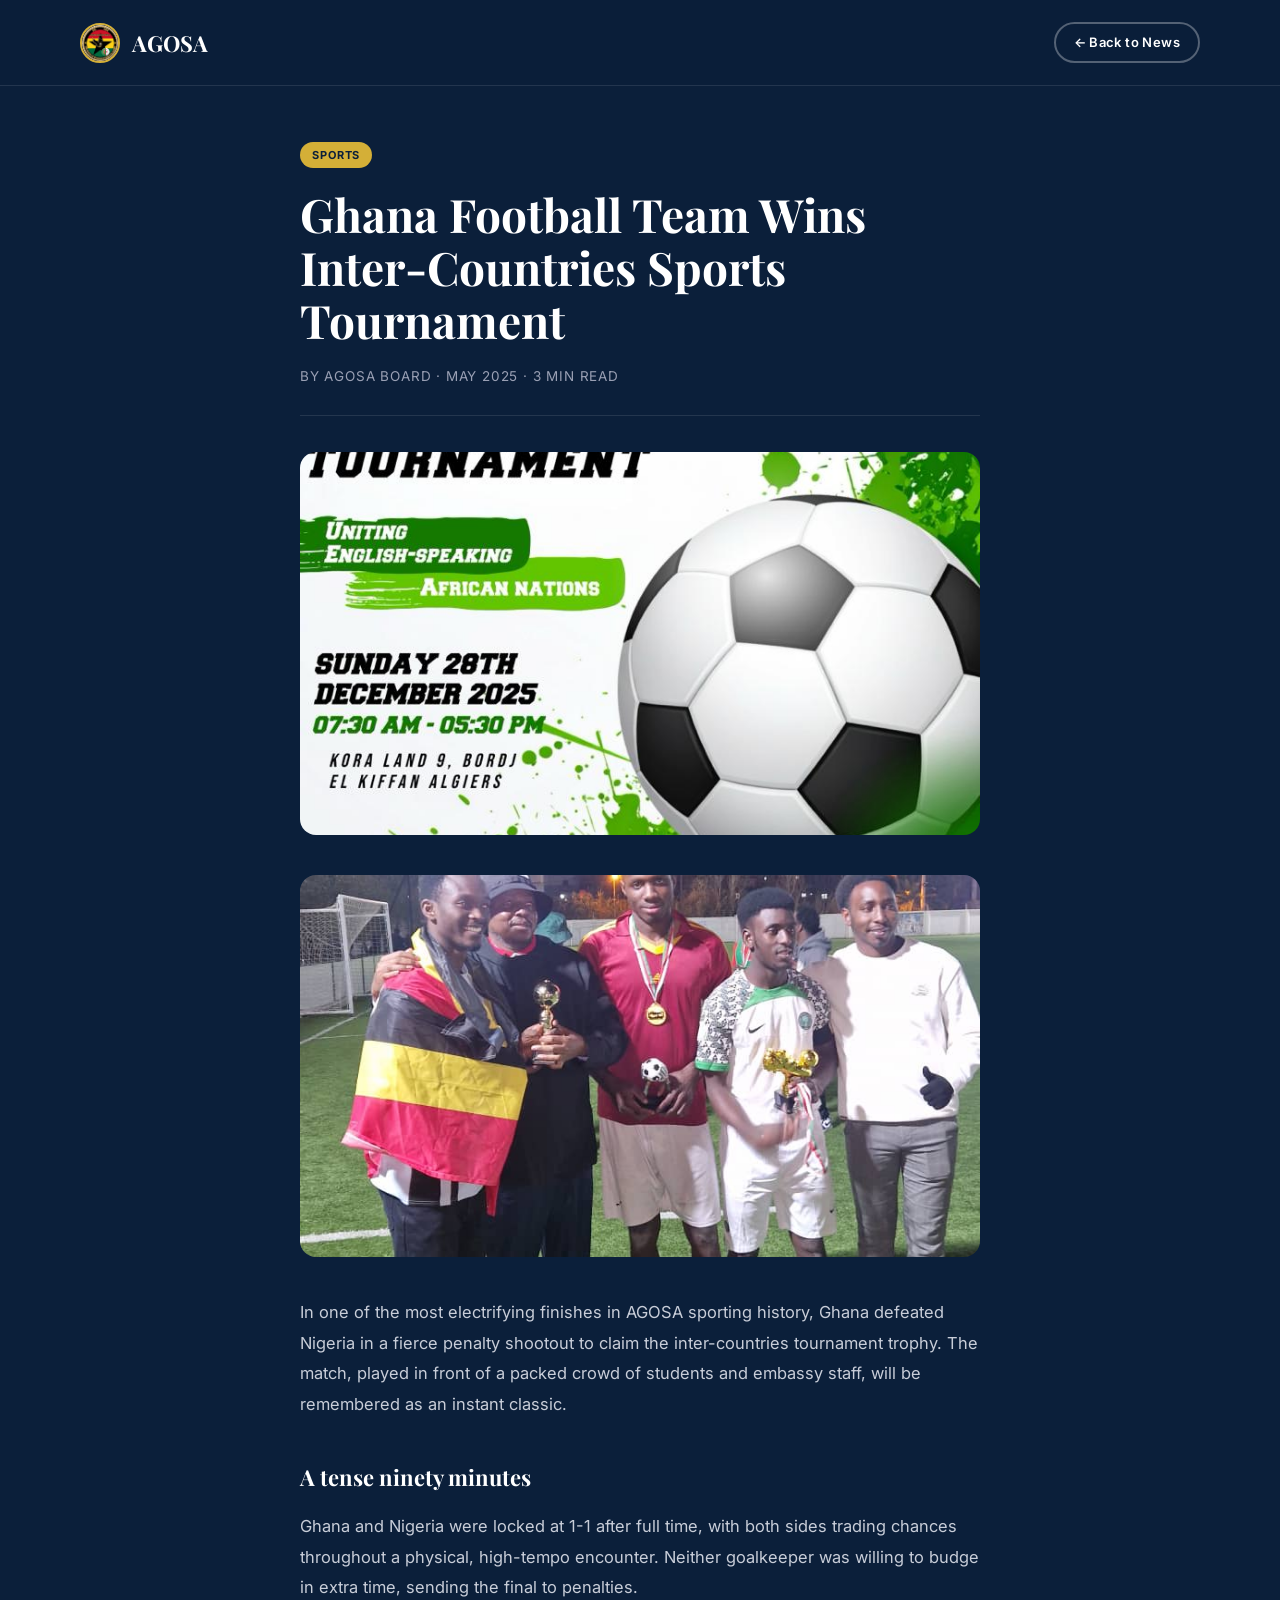
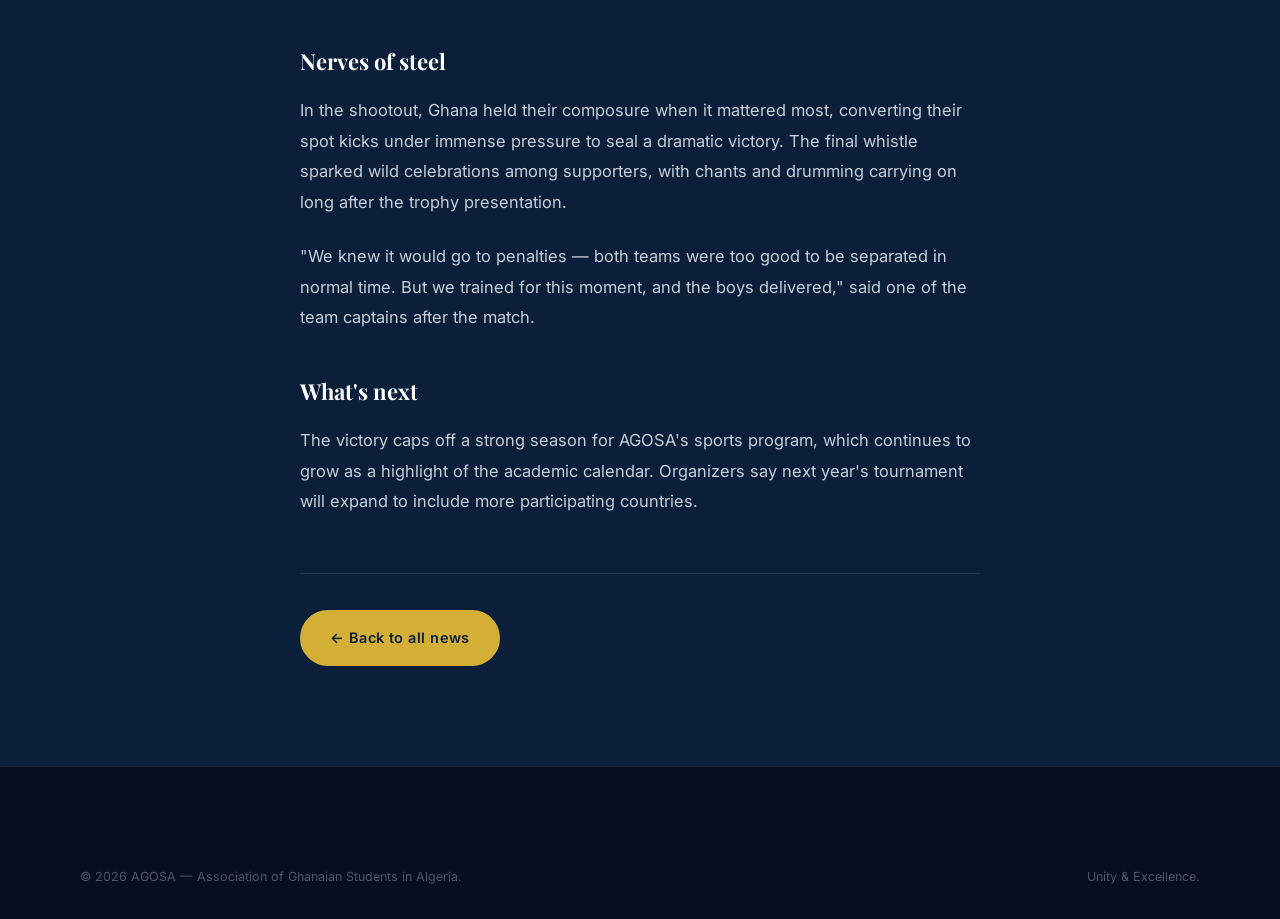
<file: article-football-cup.html>
<!DOCTYPE html>
<html lang="en">
<head>
<meta charset="UTF-8" />
<meta name="viewport" content="width=device-width, initial-scale=1.0" />
<title>Ghana Wins Inter-Countries Sports Tournament — AGOSA</title>
<link rel="stylesheet" href="style.css" />
<link rel="stylesheet" href="article.css" />
<link rel="preconnect" href="https://fonts.googleapis.com">
<link href="https://fonts.googleapis.com/css2?family=Playfair+Display:wght@400;700;900&family=Inter:wght@300;400;500;600;700&display=swap" rel="stylesheet">
</head>
<body class="article-body">

  <header class="header scrolled">
    <nav class="nav">
      <a href="index.html" class="nav-brand">
        <img src="logo.jpeg" alt="AGOSA" class="nav-logo" onerror="this.style.display='none'">
        <span class="nav-brand-text">AGOSA</span>
      </a>
      <a href="index.html#news" class="btn btn-outline btn-sm">← Back to News</a>
    </nav>
  </header>

  <article class="article-page">
    <div class="container article-container">
      <span class="news-cat article-cat">Sports</span>
      <h1 class="article-title">Ghana Football Team Wins Inter-Countries Sports Tournament</h1>
      <div class="article-meta">By AGOSA Board · May 2025 · 3 min read</div>
      
      <img src="agosa-football-tour.jpeg" alt="Training session" class="article-hero-img">
      <img src="agosa-ball-end1.jpeg" alt="Tournament final" class="article-hero-img">

      <div class="article-body-text">
        <p>In one of the most electrifying finishes in AGOSA sporting history, Ghana defeated Nigeria in a fierce penalty shootout to claim the inter-countries tournament trophy. The match, played in front of a packed crowd of students and embassy staff, will be remembered as an instant classic.</p>

        <h3>A tense ninety minutes</h3>
        <p>Ghana and Nigeria were locked at 1-1 after full time, with both sides trading chances throughout a physical, high-tempo encounter. Neither goalkeeper was willing to budge in extra time, sending the final to penalties.</p>

        <h3>Nerves of steel</h3>
        <p>In the shootout, Ghana held their composure when it mattered most, converting their spot kicks under immense pressure to seal a dramatic victory. The final whistle sparked wild celebrations among supporters, with chants and drumming carrying on long after the trophy presentation.</p>

        <p>"We knew it would go to penalties — both teams were too good to be separated in normal time. But we trained for this moment, and the boys delivered," said one of the team captains after the match.</p>

        <h3>What's next</h3>
        <p>The victory caps off a strong season for AGOSA's sports program, which continues to grow as a highlight of the academic calendar. Organizers say next year's tournament will expand to include more participating countries.</p>
      </div>

      <div class="article-footer-nav">
        <a href="index.html#news" class="btn btn-gold">← Back to all news</a>
      </div>
    </div>
  </article>

  <footer class="footer">
    <div class="container">
      <div class="footer-bottom">
        <span>© 2026 AGOSA — Association of Ghanaian Students in Algeria.</span>
        <span>Unity &amp; Excellence.</span>
      </div>
    </div>
  </footer>

</body>
</html>
</file>
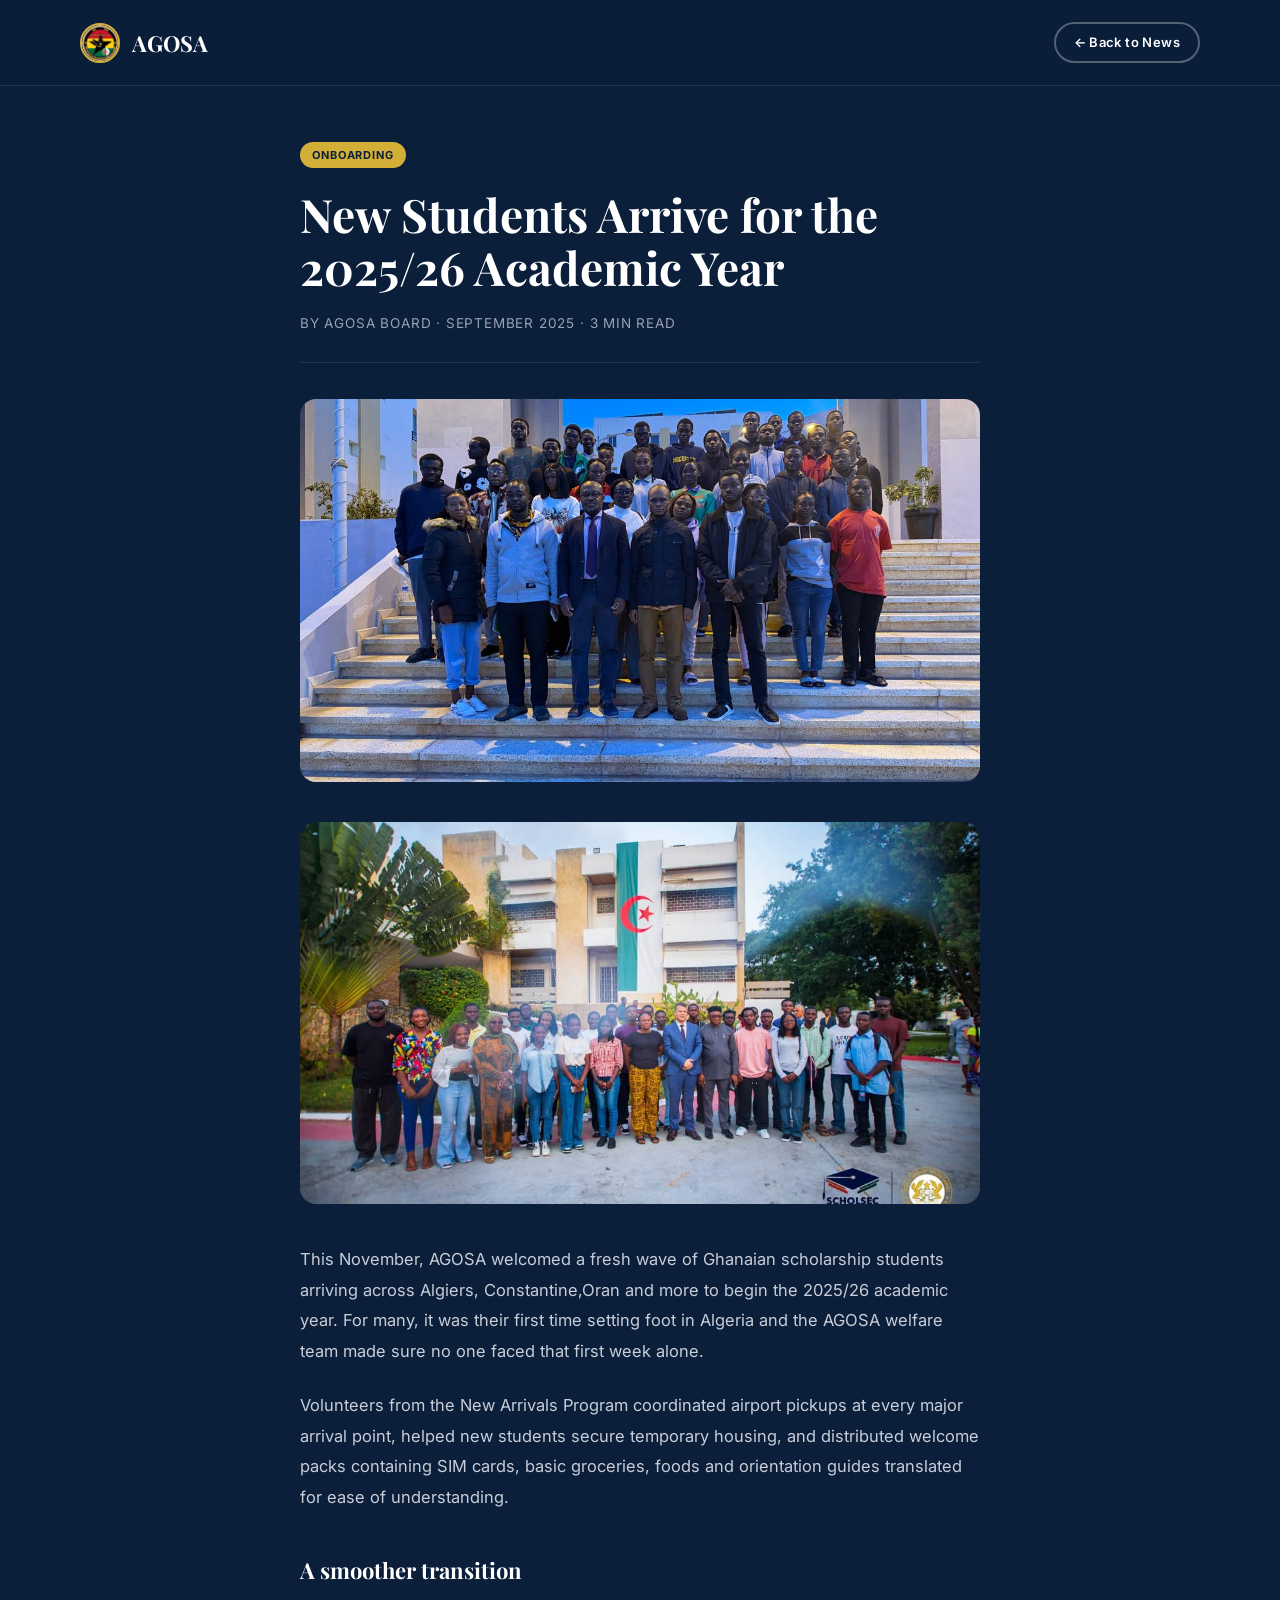
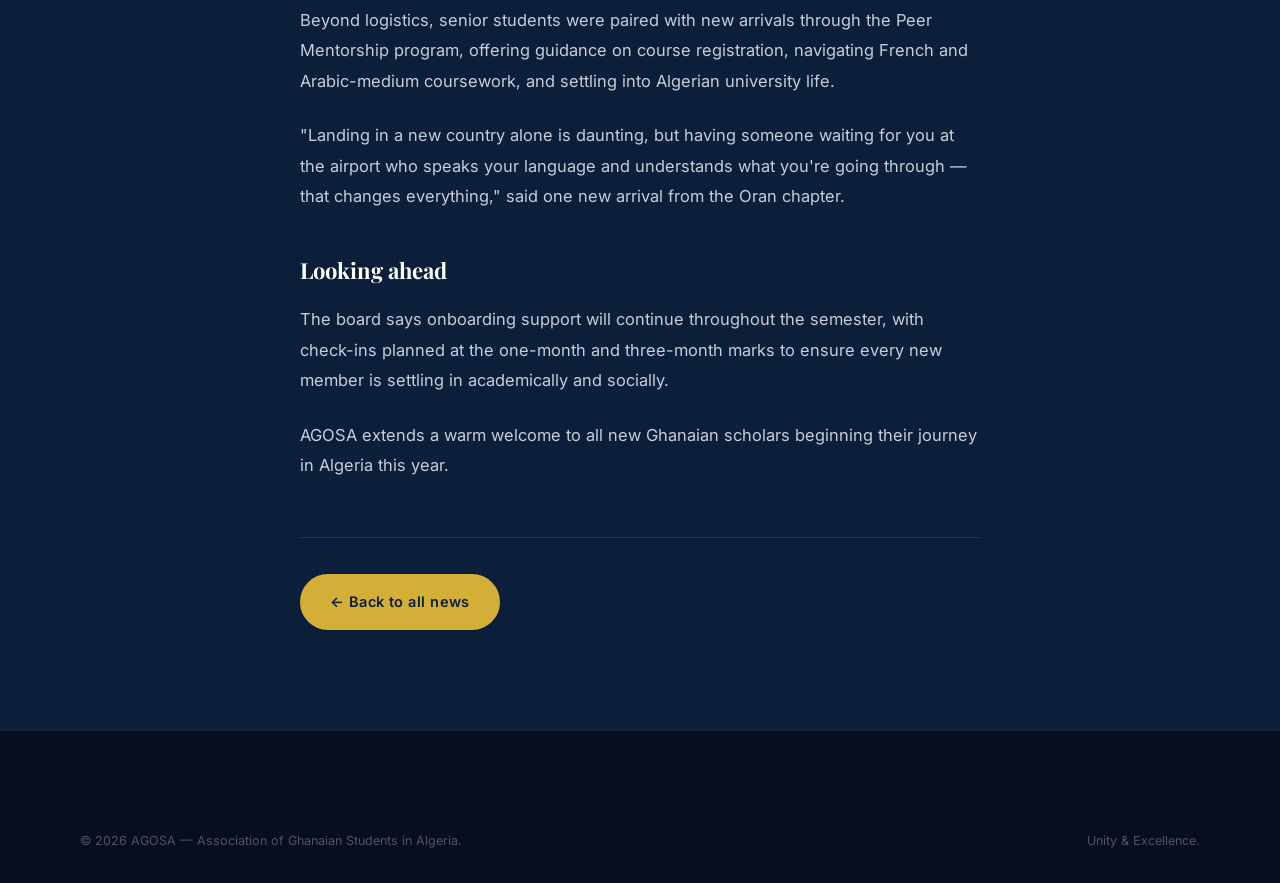
<file: article-new-arrivals.html>
<!DOCTYPE html>
<html lang="en">
<head>
<meta charset="UTF-8" />
<meta name="viewport" content="width=device-width, initial-scale=1.0" />
<title>New Students Arrive for the 2025/26 Academic Year — AGOSA</title>
<link rel="stylesheet" href="style.css" />
<link rel="stylesheet" href="article.css" />
<link rel="preconnect" href="https://fonts.googleapis.com">
<link href="https://fonts.googleapis.com/css2?family=Playfair+Display:wght@400;700;900&family=Inter:wght@300;400;500;600;700&display=swap" rel="stylesheet">
</head>
<body class="article-body">

  <header class="header scrolled">
    <nav class="nav">
      <a href="index.html" class="nav-brand">
        <img src="logo.jpeg" alt="AGOSA" class="nav-logo" onerror="this.style.display='none'">
        <span class="nav-brand-text">AGOSA</span>
      </a>
      <a href="index.html#news" class="btn btn-outline btn-sm">← Back to News</a>
    </nav>
  </header>

  <article class="article-page">
    <div class="container article-container">
      <span class="news-cat article-cat">Onboarding</span>
      <h1 class="article-title">New Students Arrive for the 2025/26 Academic Year</h1>
      <div class="article-meta">By AGOSA Board · September 2025 · 3 min read</div>

      <img src="stud at alg zera.jpeg" alt="New students arriving" class="article-hero-img">
      <img src="stud at alg emb gh.jpeg" alt="New students arriving" class="article-hero-img">

      <div class="article-body-text">
        <p>This November, AGOSA welcomed a fresh wave of Ghanaian scholarship students arriving across Algiers, Constantine,Oran and more to begin the 2025/26 academic year. For many, it was their first time setting foot in Algeria and the AGOSA welfare team made sure no one faced that first week alone.</p>

        <p>Volunteers from the New Arrivals Program coordinated airport pickups at every major arrival point, helped new students secure temporary housing, and distributed welcome packs containing SIM cards, basic groceries, foods  and orientation guides translated for ease of understanding.</p>

        <h3>A smoother transition</h3>
        <p>Beyond logistics, senior students were paired with new arrivals through the Peer Mentorship program, offering guidance on course registration, navigating French and Arabic-medium coursework, and settling into Algerian university life.</p>

        <p>"Landing in a new country alone is daunting, but having someone waiting for you at the airport who speaks your language and understands what you're going through — that changes everything," said one new arrival from the Oran chapter.</p>

        <h3>Looking ahead</h3>
        <p>The board says onboarding support will continue throughout the semester, with check-ins planned at the one-month and three-month marks to ensure every new member is settling in academically and socially.</p>

        <p>AGOSA extends a warm welcome to all new Ghanaian scholars beginning their journey in Algeria this year.</p>
      </div>

      <div class="article-footer-nav">
        <a href="index.html#news" class="btn btn-gold">← Back to all news</a>
      </div>
    </div>
  </article>

  <footer class="footer">
    <div class="container">
      <div class="footer-bottom">
        <span>© 2026 AGOSA — Association of Ghanaian Students in Algeria.</span>
        <span>Unity &amp; Excellence.</span>
      </div>
    </div>
  </footer>

</body>
</html>
</file>
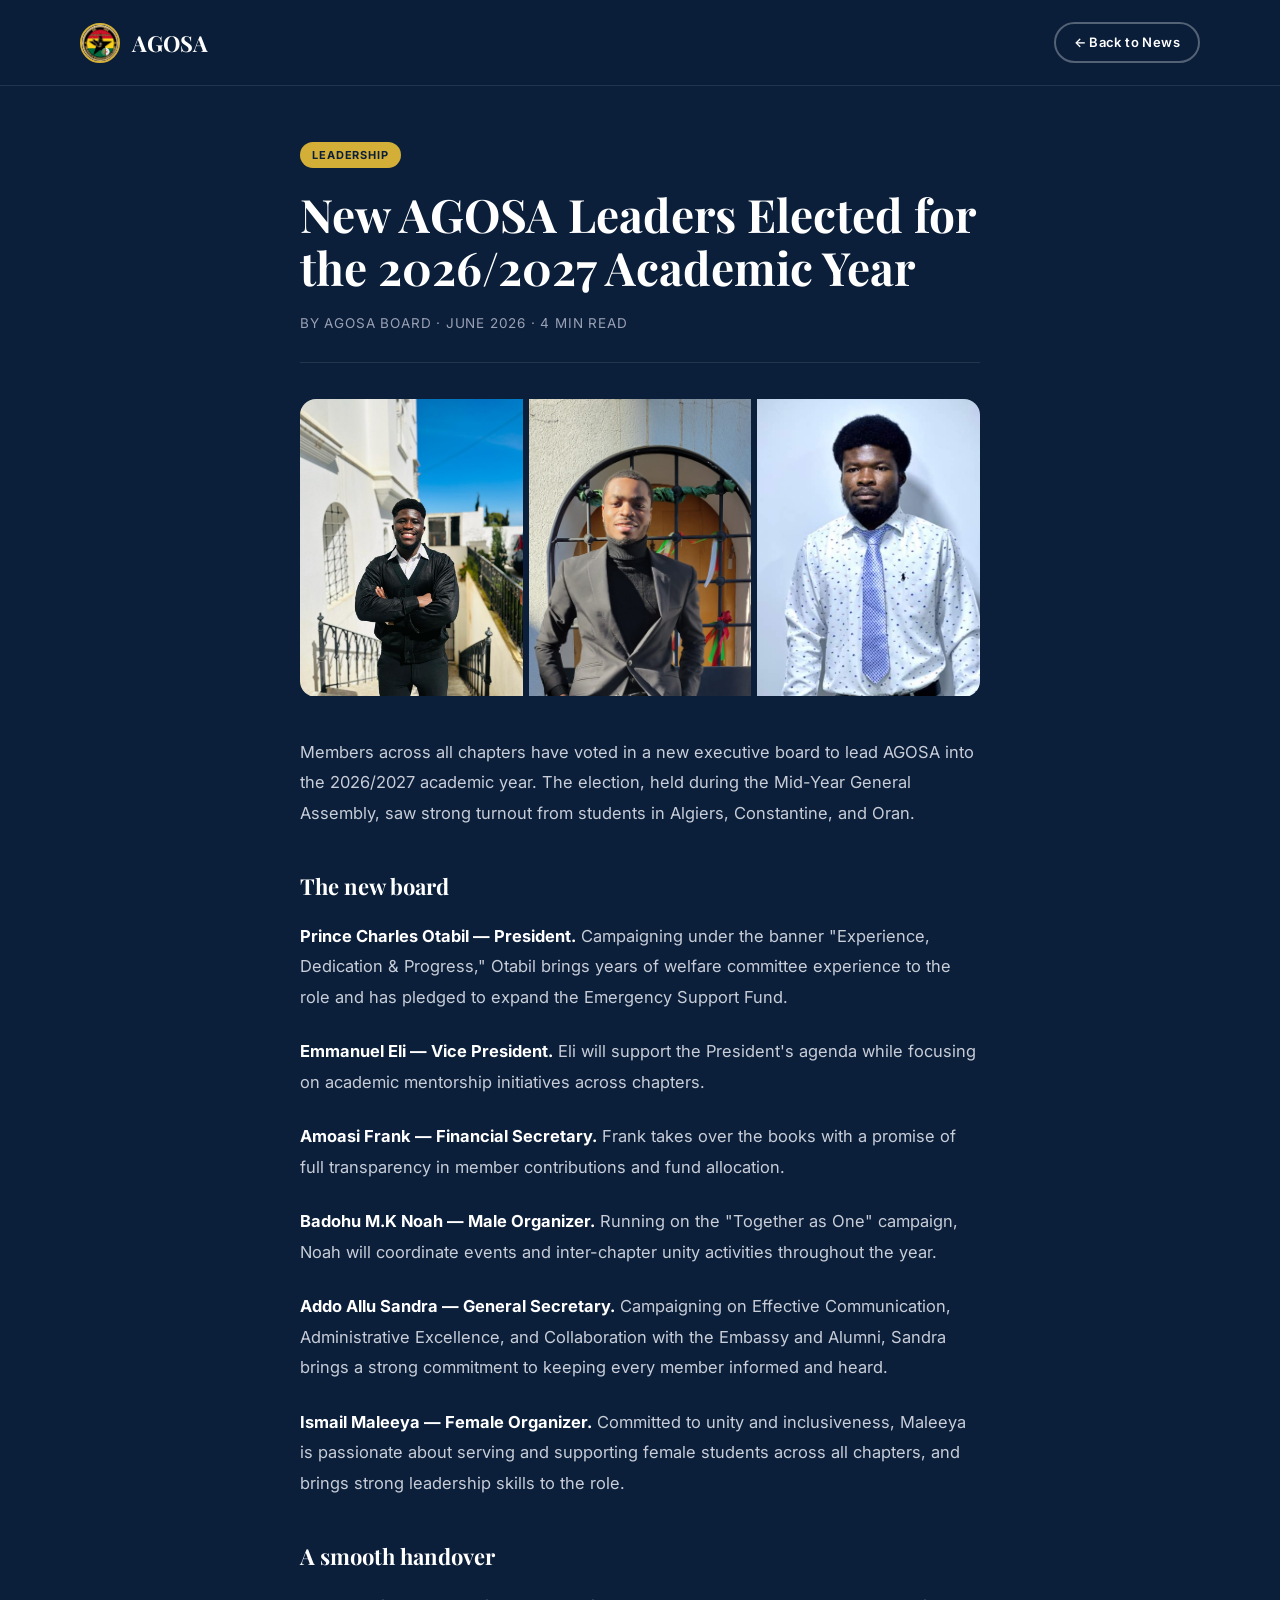
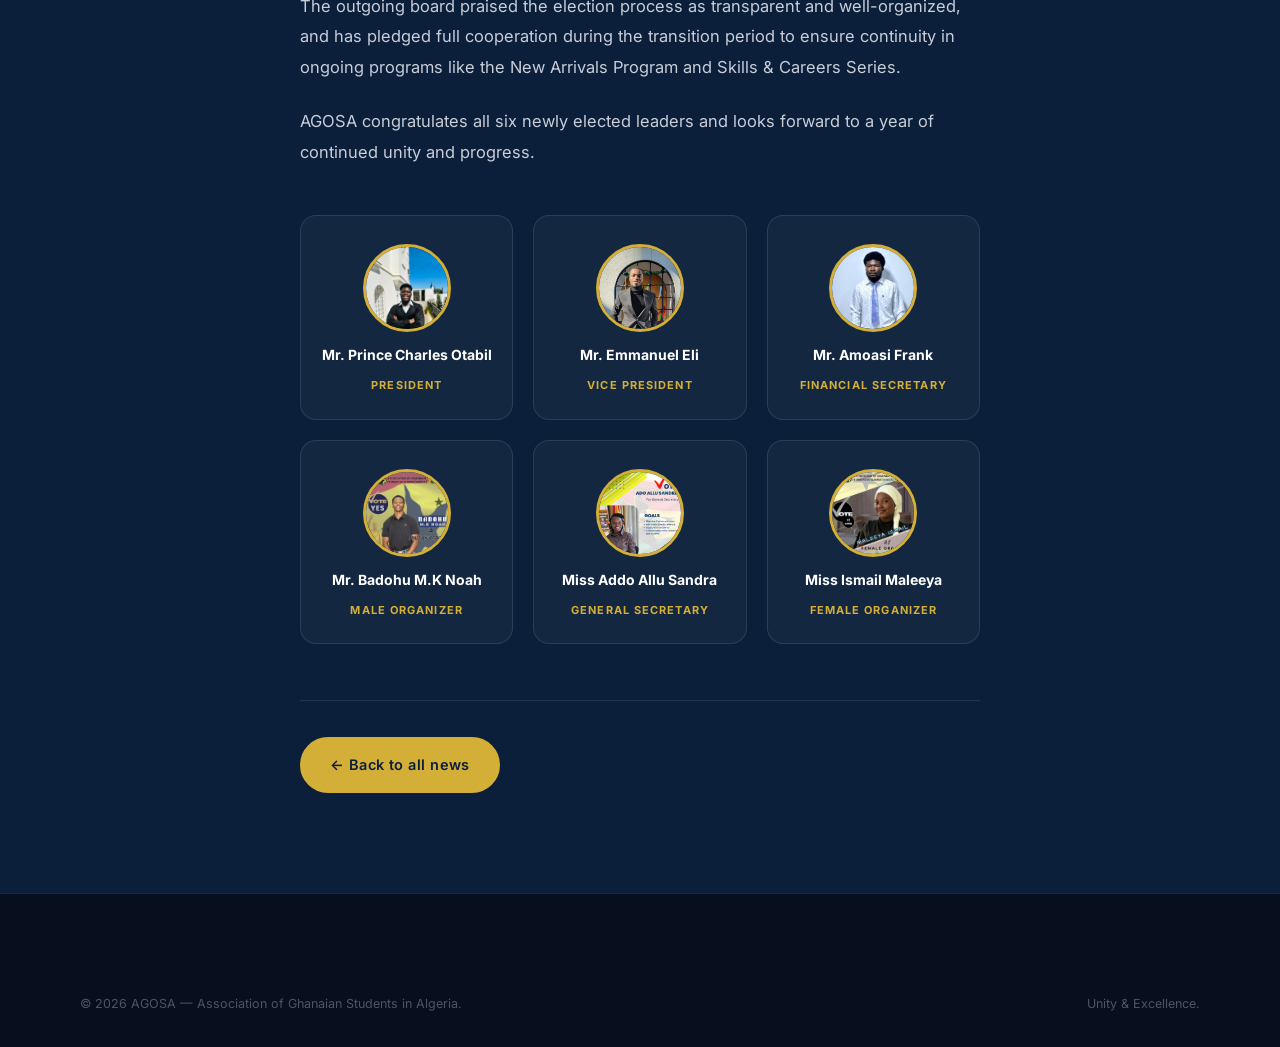
<file: article-new-leaders.html>
<!DOCTYPE html>
<html lang="en">
<head>
<meta charset="UTF-8" />
<meta name="viewport" content="width=device-width, initial-scale=1.0" />
<title>New AGOSA Leaders Elected for 2026/2027 — AGOSA</title>
<link rel="stylesheet" href="style.css" />
<link rel="stylesheet" href="article.css" />
<link rel="preconnect" href="https://fonts.googleapis.com">
<link href="https://fonts.googleapis.com/css2?family=Playfair+Display:wght@400;700;900&family=Inter:wght@300;400;500;600;700&display=swap" rel="stylesheet">
</head>
<body class="article-body">

  <header class="header scrolled">
    <nav class="nav">
      <a href="index.html" class="nav-brand">
        <img src="logo.jpeg" alt="AGOSA" class="nav-logo" onerror="this.style.display='none'">
        <span class="nav-brand-text">AGOSA</span>
      </a>
      <a href="index.html#news" class="btn btn-outline btn-sm">← Back to News</a>
    </nav>
  </header>

  <article class="article-page">
    <div class="container article-container">
      <span class="news-cat article-cat">Leadership</span>
      <h1 class="article-title">New AGOSA Leaders Elected for the 2026/2027 Academic Year</h1>
      <div class="article-meta">By AGOSA Board · June 2026 · 4 min read</div>

      <!-- 6-photo collage: 3 columns × 2 rows -->
      <div class="article-hero-collage article-hero-collage-6">
        <img src="agosa-pres-OT.jpeg" alt="President">
        <img src="agosa-vp-eli.jpeg" alt="Vice President">
        <img src="agosafinsec-freeman.png" alt="Financial Secretary">
        <img src="orga-noah.jpeg" alt="Male Organizer">
        <img src="agosa-sec-sandra.jpeg" alt="General Secretary">
        <img src="agosa-femorg-isma.jpeg" alt="Female Organizer">
      </div>

      <div class="article-body-text">
        <p>Members across all chapters have voted in a new executive board to lead AGOSA into the 2026/2027 academic year. The election, held during the Mid-Year General Assembly, saw strong turnout from students in Algiers, Constantine, and Oran.</p>

        <h3>The new board</h3>
        <p><strong>Prince Charles Otabil — President.</strong> Campaigning under the banner "Experience, Dedication &amp; Progress," Otabil brings years of welfare committee experience to the role and has pledged to expand the Emergency Support Fund.</p>

        <p><strong>Emmanuel Eli — Vice President.</strong> Eli will support the President's agenda while focusing on academic mentorship initiatives across chapters.</p>

        <p><strong>Amoasi Frank — Financial Secretary.</strong> Frank takes over the books with a promise of full transparency in member contributions and fund allocation.</p>

        <p><strong>Badohu M.K Noah — Male Organizer.</strong> Running on the "Together as One" campaign, Noah will coordinate events and inter-chapter unity activities throughout the year.</p>

        <p><strong>Addo Allu Sandra — General Secretary.</strong> Campaigning on Effective Communication, Administrative Excellence, and Collaboration with the Embassy and Alumni, Sandra brings a strong commitment to keeping every member informed and heard.</p>

        <p><strong>Ismail Maleeya — Female Organizer.</strong> Committed to unity and inclusiveness, Maleeya is passionate about serving and supporting female students across all chapters, and brings strong leadership skills to the role.</p>

        <h3>A smooth handover</h3>
        <p>The outgoing board praised the election process as transparent and well-organized, and has pledged full cooperation during the transition period to ensure continuity in ongoing programs like the New Arrivals Program and Skills &amp; Careers Series.</p>

        <p>AGOSA congratulates all six newly elected leaders and looks forward to a year of continued unity and progress.</p>
      </div>

      <!-- Leader profile cards -->
      <div class="article-board-grid">
        <div class="article-board-card">
          <img src="agosa-pres-OT.jpeg" alt="President">
          <h4>Mr. Prince Charles Otabil</h4>
          <span>President</span>
        </div>
        <div class="article-board-card">
          <img src="agosa-vp-eli.jpeg" alt="Vice President">
          <h4>Mr. Emmanuel Eli</h4>
          <span>Vice President</span>
        </div>
        <div class="article-board-card">
          <img src="agosafinsec-freeman.png" alt="Financial Secretary">
          <h4>Mr. Amoasi Frank</h4>
          <span>Financial Secretary</span>
        </div>
        <div class="article-board-card">
          <img src="orga-noah.jpeg" alt="Male Organizer">
          <h4>Mr. Badohu M.K Noah</h4>
          <span>Male Organizer</span>
        </div>
        <div class="article-board-card">
          <img src="agosa-sec-sandra.jpeg" alt="General Secretary">
          <h4>Miss Addo Allu Sandra</h4>
          <span>General Secretary</span>
        </div>
        <div class="article-board-card">
          <img src="agosa-femorg-isma.jpeg" alt="Female Organizer">
          <h4>Miss Ismail Maleeya</h4>
          <span>Female Organizer</span>
        </div>
      </div>

      <div class="article-footer-nav">
        <a href="index.html#news" class="btn btn-gold">← Back to all news</a>
      </div>
    </div>
  </article>

  <footer class="footer">
    <div class="container">
      <div class="footer-bottom">
        <span>© 2026 AGOSA — Association of Ghanaian Students in Algeria.</span>
        <span>Unity &amp; Excellence.</span>
      </div>
    </div>
  </footer>

</body>
</html>
</file>
<file: style.css>
/* ============================================================
   AGOSA — Premium Dark Navy & Gold Theme
   ============================================================ */

:root {
  --navy:       #0B1F3A;
  --navy-mid:   #112847;
  --navy-light: #1a3560;
  --gold:       #D4AF37;
  --gold-light: #F0CC5A;
  --gold-glow:  rgba(212,175,55,0.18);
  --white:      #FFFFFF;
  --gray:       #9aa0b4;
  --gray-light: #c8cdd8;
  --glass-bg:   rgba(255,255,255,0.04);
  --glass-border: rgba(255,255,255,0.10);
  --red:        #c0392b;
  --blue:       #2980b9;

  --display: 'Playfair Display', Georgia, serif;
  --body:    'Inter', 'Segoe UI', Arial, sans-serif;

  --max: 1200px;
  --radius-sm: 8px;
  --radius:    16px;
  --radius-lg: 24px;

  --transition: 0.35s cubic-bezier(0.4,0,0.2,1);
}

*, *::before, *::after { margin:0; padding:0; box-sizing:border-box; }

html { scroll-behavior: smooth; }

body {
  background: var(--navy);
  color: var(--white);
  font-family: var(--body);
  line-height: 1.65;
  -webkit-font-smoothing: antialiased;
  overflow-x: hidden;
}

a { color: inherit; text-decoration: none; }
img { max-width: 100%; display: block; }

.container {
  max-width: var(--max);
  margin: 0 auto;
  padding: 0 40px;
}

/* ── Cursor glow ── */
.cursor-glow {
  position: fixed;
  width: 400px;
  height: 400px;
  border-radius: 50%;
  background: radial-gradient(circle, rgba(212,175,55,0.07) 0%, transparent 70%);
  pointer-events: none;
  transform: translate(-50%, -50%);
  transition: left 0.1s, top 0.1s;
  z-index: 0;
  mix-blend-mode: screen;
}

/* ── Particles canvas ── */
.particles-canvas {
  position: fixed;
  inset: 0;
  pointer-events: none;
  z-index: 0;
  opacity: 0.4;
}

/* ── Glass cards ── */
.glass-card {
  background: var(--glass-bg);
  border: 1px solid var(--glass-border);
  backdrop-filter: blur(12px);
  -webkit-backdrop-filter: blur(12px);
  border-radius: var(--radius);
  transition: border-color var(--transition), transform var(--transition), box-shadow var(--transition);
}
.glass-card:hover {
  border-color: rgba(212,175,55,0.35);
  transform: translateY(-4px);
  box-shadow: 0 20px 60px rgba(0,0,0,0.4), 0 0 0 1px rgba(212,175,55,0.1);
}

/* ── Buttons ── */
.btn {
  display: inline-flex;
  align-items: center;
  gap: 8px;
  padding: 14px 28px;
  font-family: var(--body);
  font-weight: 600;
  font-size: 14.5px;
  letter-spacing: 0.03em;
  border-radius: 50px;
  border: 2px solid transparent;
  cursor: pointer;
  transition: all var(--transition);
  position: relative;
  overflow: hidden;
}
.btn-gold {
  background: var(--gold);
  color: var(--navy);
  border-color: var(--gold);
}
.btn-gold:hover {
  background: var(--gold-light);
  box-shadow: 0 8px 30px rgba(212,175,55,0.4);
  transform: translateY(-2px);
}
.btn-outline {
  background: transparent;
  color: var(--white);
  border-color: rgba(255,255,255,0.3);
}
.btn-outline:hover {
  border-color: var(--gold);
  color: var(--gold);
  transform: translateY(-2px);
}
.btn-sm {
  padding: 9px 18px;
  font-size: 13px;
}

/* ── Scroll reveal ── */
.fade-up {
  opacity: 0;
  transform: translateY(40px);
  transition: opacity 0.7s ease, transform 0.7s ease;
}
.fade-up.visible {
  opacity: 1;
  transform: translateY(0);
}
.delay-1 { transition-delay: 0.1s; }
.delay-2 { transition-delay: 0.2s; }
.delay-3 { transition-delay: 0.3s; }
.delay-4 { transition-delay: 0.4s; }

/* ── Section scaffold ── */
.section { padding: 110px 0; position: relative; z-index: 1; }

.section-label {
  font-family: var(--body);
  font-size: 12px;
  font-weight: 700;
  letter-spacing: 0.2em;
  text-transform: uppercase;
  color: var(--gold);
  margin-bottom: 16px;
}
.section-title {
  font-family: var(--display);
  font-size: clamp(34px, 4.5vw, 58px);
  font-weight: 700;
  line-height: 1.1;
  margin-bottom: 24px;
  color: var(--white);
}
.section-title em {
  font-style: normal;
  color: var(--gold);
}
.section-sub {
  font-size: 17px;
  color: var(--gray);
  max-width: 560px;
  margin-bottom: 56px;
}

/* ============================================================
   HEADER / NAV
   ============================================================ */
.header {
  position: fixed;
  top: 0; left: 0; right: 0;
  z-index: 100;
  transition: background var(--transition), backdrop-filter var(--transition);
}
.header.scrolled {
  background: rgba(11,31,58,0.92);
  backdrop-filter: blur(20px);
  -webkit-backdrop-filter: blur(20px);
  border-bottom: 1px solid var(--glass-border);
}
.nav {
  display: flex;
  align-items: center;
  justify-content: space-between;
  padding: 22px 40px;
  max-width: var(--max);
  margin: 0 auto;
}
.nav-brand {
  display: flex;
  align-items: center;
  gap: 12px;
  font-family: var(--display);
  font-size: 22px;
  font-weight: 700;
  color: var(--white);
}
.nav-logo {
  width: 40px; height: 40px;
  border-radius: 50%;
  object-fit: cover;
  border: 2px solid var(--gold);
}
.nav-links {
  display: flex;
  list-style: none;
  gap: 32px;
}
.nav-links a {
  font-size: 14px;
  font-weight: 500;
  color: var(--gray-light);
  position: relative;
  transition: color var(--transition);
}
.nav-links a::after {
  content: '';
  position: absolute;
  bottom: -4px; left: 0; right: 0;
  height: 2px;
  background: var(--gold);
  transform: scaleX(0);
  transform-origin: left;
  transition: transform var(--transition);
}
.nav-links a:hover, .nav-links a.active {
  color: var(--white);
}
.nav-links a:hover::after, .nav-links a.active::after {
  transform: scaleX(1);
}
.nav-donate {
  background: var(--gold);
  color: var(--navy);
  font-weight: 700;
  font-size: 13.5px;
  padding: 10px 22px;
  border-radius: 50px;
  transition: all var(--transition);
}
.nav-donate:hover {
  background: var(--gold-light);
  box-shadow: 0 4px 20px rgba(212,175,55,0.4);
}
.hamburger {
  display: none;
  flex-direction: column;
  gap: 5px;
  background: none;
  border: none;
  cursor: pointer;
  padding: 6px;
}
.hamburger span {
  display: block;
  width: 26px; height: 2px;
  background: var(--white);
  border-radius: 2px;
  transition: all var(--transition);
}
.hamburger.open span:nth-child(1) { transform: translateY(7px) rotate(45deg); }
.hamburger.open span:nth-child(2) { opacity: 0; }
.hamburger.open span:nth-child(3) { transform: translateY(-7px) rotate(-45deg); }

.mobile-menu {
  display: none;
  flex-direction: column;
  background: rgba(11,31,58,0.98);
  backdrop-filter: blur(20px);
  padding: 20px 40px 30px;
  border-bottom: 1px solid var(--glass-border);
}
.mobile-menu.open { display: flex; }
.mobile-menu ul { list-style: none; display: flex; flex-direction: column; gap: 16px; }
.mobile-menu a { font-size: 16px; font-weight: 500; color: var(--gray-light); }
.mobile-menu a:hover { color: var(--gold); }

/* ============================================================
   HERO
   ============================================================ */
.hero {
  min-height: 100vh;
  display: flex;
  align-items: center;
  position: relative;
  overflow: hidden;
  padding-top: 90px;
}
.hero-bg-shapes {
  position: absolute;
  inset: 0;
  pointer-events: none;
  z-index: 0;
}
.shape {
  position: absolute;
  border-radius: 50%;
  filter: blur(80px);
  opacity: 0.18;
  animation: floatShape 8s ease-in-out infinite;
}
.shape-1 {
  width: 500px; height: 500px;
  background: var(--gold);
  top: -100px; right: -100px;
  animation-duration: 9s;
}
.shape-2 {
  width: 350px; height: 350px;
  background: #2059a0;
  bottom: 50px; left: -80px;
  animation-duration: 7s;
  animation-delay: -2s;
}
.shape-3 {
  width: 250px; height: 250px;
  background: var(--gold);
  bottom: 200px; right: 30%;
  animation-duration: 11s;
  animation-delay: -4s;
  opacity: 0.08;
}
@keyframes floatShape {
  0%, 100% { transform: translate(0, 0) scale(1); }
  50% { transform: translate(30px, -30px) scale(1.05); }
}

.hero-inner {
  position: relative;
  z-index: 2;
  display: grid;
  grid-template-columns: 1fr;
  gap: 64px;
  padding-top: 40px;
  padding-bottom: 80px;
}
.hero-eyebrow {
  display: flex;
  align-items: center;
  gap: 10px;
  font-size: 12.5px;
  letter-spacing: 0.18em;
  text-transform: uppercase;
  color: var(--gold);
  margin-bottom: 24px;
  font-weight: 600;
}
.pulse-dot {
  width: 8px; height: 8px;
  border-radius: 50%;
  background: var(--gold);
  box-shadow: 0 0 0 0 rgba(212,175,55,0.7);
  animation: pulse 2s infinite;
}
@keyframes pulse {
  0% { box-shadow: 0 0 0 0 rgba(212,175,55,0.7); }
  70% { box-shadow: 0 0 0 12px rgba(212,175,55,0); }
  100% { box-shadow: 0 0 0 0 rgba(212,175,55,0); }
}
.hero-title {
  font-family: var(--display);
  font-size: clamp(48px, 7vw, 90px);
  font-weight: 900;
  line-height: 1.02;
  letter-spacing: -0.01em;
  margin-bottom: 24px;
}
.hero-title em {
  font-style: normal;
  color: var(--gold);
  text-shadow: 0 0 60px rgba(212,175,55,0.3);
}
.hero-sub {
  font-size: 18px;
  color: var(--gray);
  max-width: 540px;
  margin-bottom: 40px;
  line-height: 1.7;
}
.hero-actions {
  display: flex;
  gap: 16px;
  flex-wrap: wrap;
}
.hero-stats {
  display: grid;
  grid-template-columns: repeat(4, 1fr);
  gap: 20px;
}
.stat-card {
  background: var(--glass-bg);
  border: 1px solid var(--glass-border);
  border-radius: var(--radius);
  padding: 28px 20px;
  text-align: center;
  transition: border-color var(--transition);
}
.stat-card:hover { border-color: rgba(212,175,55,0.4); }
.stat-card strong {
  display: block;
  font-family: var(--display);
  font-size: 42px;
  font-weight: 700;
  color: var(--gold);
  line-height: 1;
  margin-bottom: 8px;
}
.stat-card span {
  font-size: 12px;
  color: var(--gray);
  text-transform: uppercase;
  letter-spacing: 0.1em;
  font-weight: 600;
}
.hero-scroll-hint {
  position: absolute;
  bottom: 36px;
  left: 50%;
  transform: translateX(-50%);
  display: flex;
  flex-direction: column;
  align-items: center;
  gap: 10px;
  font-size: 11px;
  letter-spacing: 0.15em;
  text-transform: uppercase;
  color: var(--gray);
  z-index: 2;
}
.scroll-line {
  width: 1px;
  height: 40px;
  background: linear-gradient(to bottom, var(--gold), transparent);
  animation: scrollPulse 2s ease-in-out infinite;
}
@keyframes scrollPulse {
  0%, 100% { opacity: 0.4; transform: scaleY(1); }
  50% { opacity: 1; transform: scaleY(1.2); }
}

/* ============================================================
   ABOUT
   ============================================================ */
.about {
  background: var(--navy-mid);
}
.about-grid {
  display: grid;
  grid-template-columns: 1fr 1fr;
  gap: 80px;
  align-items: start;
}
.about-text p {
  color: var(--gray);
  font-size: 16px;
  margin-bottom: 20px;
  line-height: 1.8;
}
.values-grid {
  display: grid;
  grid-template-columns: 1fr 1fr;
  gap: 16px;
}
.value-card {
  padding: 28px 22px;
}
.value-icon {
  font-size: 28px;
  margin-bottom: 12px;
}
.value-card h4 {
  font-size: 15px;
  font-weight: 700;
  margin-bottom: 8px;
  color: var(--white);
}
.value-card p {
  font-size: 13.5px;
  color: var(--gray);
  line-height: 1.6;
}

/* ============================================================
   HISTORY TIMELINE
   ============================================================ */
.history {
  background: var(--navy);
}
.timeline {
  position: relative;
  padding-left: 40px;
  margin-top: 60px;
}
.timeline::before {
  content: '';
  position: absolute;
  left: 8px; top: 0; bottom: 0;
  width: 2px;
  background: linear-gradient(to bottom, var(--gold), transparent);
}
.tl-item {
  position: relative;
  display: grid;
  grid-template-columns: 80px 1fr;
  gap: 28px;
  align-items: start;
  margin-bottom: 48px;
}
.tl-dot {
  position: absolute;
  left: -36px;
  top: 6px;
  width: 14px; height: 14px;
  border-radius: 50%;
  background: var(--gold);
  border: 3px solid var(--navy);
  box-shadow: 0 0 0 4px rgba(212,175,55,0.2);
}
.tl-year {
  font-family: var(--display);
  font-size: 22px;
  font-weight: 700;
  color: var(--gold);
  padding-top: 4px;
}
.tl-card {
  padding: 24px 28px;
}
.tl-card h4 {
  font-size: 17px;
  font-weight: 700;
  margin-bottom: 8px;
  color: var(--white);
}
.tl-card p {
  font-size: 14.5px;
  color: var(--gray);
  line-height: 1.7;
}

/* ============================================================
   PROGRAMS
   ============================================================ */
.programs {
  background: var(--navy-mid);
}
.programs-grid {
  display: grid;
  grid-template-columns: repeat(3, 1fr);
  gap: 24px;
}
.program-card {
  padding: 32px 26px;
}
.program-tag {
  font-size: 11px;
  font-weight: 700;
  letter-spacing: 0.1em;
  text-transform: uppercase;
  padding: 4px 12px;
  border-radius: 50px;
  display: inline-block;
  margin-bottom: 18px;
}
.tag-gold { background: rgba(212,175,55,0.15); color: var(--gold); border: 1px solid rgba(212,175,55,0.3); }
.tag-blue { background: rgba(41,128,185,0.15); color: #5dade2; border: 1px solid rgba(41,128,185,0.3); }
.tag-red  { background: rgba(192,57,43,0.15); color: #e74c3c; border: 1px solid rgba(192,57,43,0.3); }

.program-card h3 {
  font-family: var(--display);
  font-size: 20px;
  font-weight: 700;
  margin-bottom: 12px;
  color: var(--white);
}
.program-card p {
  font-size: 14px;
  color: var(--gray);
  line-height: 1.7;
  margin-bottom: 20px;
}
.program-bar {
  height: 4px;
  background: rgba(255,255,255,0.08);
  border-radius: 4px;
  overflow: hidden;
  margin-bottom: 8px;
}
.program-bar-fill {
  height: 100%;
  background: linear-gradient(90deg, var(--gold), var(--gold-light));
  border-radius: 4px;
  transition: width 1.5s ease;
}
.program-bar-label {
  font-size: 11px;
  color: var(--gray);
  letter-spacing: 0.05em;
}

/* ============================================================
   EVENTS
   ============================================================ */
.events {
  background: var(--navy);
}
.events-grid {
  display: grid;
  grid-template-columns: repeat(2, 1fr);
  gap: 24px;
}
.event-card {
  display: flex;
  gap: 24px;
  padding: 28px;
  align-items: flex-start;
}
.event-date {
  display: flex;
  flex-direction: column;
  align-items: center;
  background: var(--gold-glow);
  border: 1px solid rgba(212,175,55,0.25);
  border-radius: var(--radius-sm);
  padding: 14px 18px;
  min-width: 68px;
  text-align: center;
  flex-shrink: 0;
}
.event-day {
  font-family: var(--display);
  font-size: 28px;
  font-weight: 700;
  color: var(--gold);
  line-height: 1;
}
.event-month {
  font-size: 11px;
  text-transform: uppercase;
  letter-spacing: 0.1em;
  color: var(--gray);
  margin-top: 4px;
  font-weight: 600;
}
.event-info { flex: 1; }
.event-tag {
  font-size: 11px;
  font-weight: 700;
  letter-spacing: 0.1em;
  text-transform: uppercase;
  color: var(--gold);
  display: block;
  margin-bottom: 8px;
}
.event-info h4 {
  font-size: 16.5px;
  font-weight: 700;
  margin-bottom: 8px;
  color: var(--white);
}
.event-info p {
  font-size: 13.5px;
  color: var(--gray);
  margin-bottom: 12px;
  line-height: 1.6;
}
.event-meta {
  font-size: 12.5px;
  color: var(--gray);
  margin-bottom: 16px;
}

/* ============================================================
   GALLERY
   ============================================================ */
.gallery {
  background: var(--navy-mid);
}
.gallery-filters {
  display: flex;
  gap: 12px;
  margin-bottom: 36px;
  flex-wrap: wrap;
}
.filter-btn {
  background: var(--glass-bg);
  border: 1px solid var(--glass-border);
  color: var(--gray);
  font-size: 13px;
  font-weight: 600;
  padding: 8px 20px;
  border-radius: 50px;
  cursor: pointer;
  transition: all var(--transition);
  font-family: var(--body);
}
.filter-btn:hover, .filter-btn.active {
  background: var(--gold);
  border-color: var(--gold);
  color: var(--navy);
}
.gallery-grid {
  display: grid;
  grid-template-columns: repeat(3, 1fr);
  gap: 16px;
}
.gallery-item {
  position: relative;
  border-radius: var(--radius);
  overflow: hidden;
  cursor: zoom-in;
  aspect-ratio: 1;
}
/* Wide item spans 2 columns */
.gallery-item.g-wide { grid-column: span 2; aspect-ratio: 2/1; }

.gallery-item img {
  width: 100%; height: 100%;
  object-fit: cover;
  transition: transform 0.5s ease;
}
.gallery-item:hover img { transform: scale(1.07); }
.gallery-overlay {
  position: absolute;
  inset: 0;
  background: linear-gradient(to top, rgba(11,31,58,0.85) 0%, transparent 60%);
  display: flex;
  align-items: flex-end;
  padding: 20px;
  opacity: 0;
  transition: opacity var(--transition);
}
.gallery-item:hover .gallery-overlay { opacity: 1; }
.gallery-overlay span {
  font-size: 13.5px;
  font-weight: 600;
  color: var(--white);
}
.gallery-item.hidden { display: none; }

/* News image collage for election story */
.news-img-collage {
  position: relative;
  aspect-ratio: 16/9;
  overflow: hidden;
  display: grid;
  grid-template-columns: 1fr 1fr;
  grid-template-rows: 1fr 1fr;
  gap: 3px;
}
.news-img-collage .news-cat {
  position: absolute;
  top: 14px; left: 14px;
  z-index: 2;
}
.collage-img {
  width: 100%; height: 100%;
  object-fit: cover;
  display: block;
  transition: transform 0.5s ease;
}
.news-card:hover .collage-img { transform: scale(1.04); }

@media (max-width: 600px) {
  .gallery-grid { grid-template-columns: 1fr 1fr; }
  .gallery-item.g-wide { grid-column: span 2; aspect-ratio: 2/1; }
}
@media (max-width: 400px) {
  .gallery-grid { grid-template-columns: 1fr; }
  .gallery-item.g-wide { grid-column: span 1; aspect-ratio: 1; }
}
.lightbox {
  position: fixed;
  inset: 0;
  background: rgba(0,0,0,0.95);
  display: none;
  align-items: center;
  justify-content: center;
  flex-direction: column;
  z-index: 1000;
  padding: 40px;
}
.lightbox.open { display: flex; }
.lightbox img {
  max-height: 80vh;
  max-width: 90vw;
  border-radius: var(--radius);
  object-fit: contain;
}
.lightbox p {
  margin-top: 16px;
  color: var(--gray-light);
  font-size: 14px;
}
.lightbox-close {
  position: absolute;
  top: 24px; right: 32px;
  background: none;
  border: none;
  color: var(--white);
  font-size: 28px;
  cursor: pointer;
  opacity: 0.7;
  transition: opacity var(--transition);
}
.lightbox-close:hover { opacity: 1; }

/* ============================================================
   BOARD
   ============================================================ */
.board {
  background: var(--navy);
}
.board-grid {
  display: grid;
  grid-template-columns: repeat(4, 1fr);
  gap: 24px;
}
.board-card {
  text-align: center;
  padding: 36px 24px 28px;
}
.board-img-wrap {
  position: relative;
  width: 120px;
  height: 120px;
  margin: 0 auto 20px;
}
.board-img {
  width: 120px;
  height: 120px;
  border-radius: 50%;
  object-fit: cover;
  position: relative;
  z-index: 1;
  border: 3px solid var(--navy-light);
  transition: border-color var(--transition);
}
.board-card:hover .board-img { border-color: var(--gold); }
.board-img-ring {
  position: absolute;
  inset: -5px;
  border-radius: 50%;
  border: 2px solid transparent;
  background: conic-gradient(from 0deg, var(--gold), transparent, var(--gold)) border-box;
  -webkit-mask: linear-gradient(#fff 0 0) padding-box, linear-gradient(#fff 0 0);
  -webkit-mask-composite: destination-out;
  mask-composite: exclude;
  opacity: 0;
  transition: opacity var(--transition);
  animation: spinRing 4s linear infinite;
}
.board-card:hover .board-img-ring { opacity: 1; }
@keyframes spinRing {
  from { transform: rotate(0deg); }
  to { transform: rotate(360deg); }
}
.board-info h4 {
  font-size: 16px;
  font-weight: 700;
  color: var(--white);
  margin-bottom: 6px;
}
.board-role {
  display: block;
  font-size: 12px;
  font-weight: 700;
  text-transform: uppercase;
  letter-spacing: 0.1em;
  color: var(--gold);
  margin-bottom: 4px;
}
.board-chapter {
  font-size: 12.5px;
  color: var(--gray);
}

/* ============================================================
   NEWS
   ============================================================ */
.news {
  background: var(--navy-mid);
}
.news-grid {
  display: grid;
  grid-template-columns: repeat(3, 1fr);
  gap: 24px;
}
.news-card {
  overflow: hidden;
}
.news-img-wrap {
  position: relative;
  aspect-ratio: 16/9;
  overflow: hidden;
}
.news-img {
  width: 100%; height: 100%;
  object-fit: cover;
  transition: transform 0.5s ease;
}
.news-card:hover .news-img { transform: scale(1.05); }
.news-cat {
  position: absolute;
  top: 14px; left: 14px;
  background: var(--gold);
  color: var(--navy);
  font-size: 11px;
  font-weight: 700;
  padding: 4px 12px;
  border-radius: 50px;
  text-transform: uppercase;
  letter-spacing: 0.08em;
}
.news-body { padding: 24px; }
.news-meta {
  font-size: 12px;
  color: var(--gray);
  margin-bottom: 10px;
  text-transform: uppercase;
  letter-spacing: 0.06em;
}
.news-body h4 {
  font-family: var(--display);
  font-size: 18px;
  font-weight: 700;
  color: var(--white);
  margin-bottom: 12px;
  line-height: 1.3;
}
.news-body p {
  font-size: 14px;
  color: var(--gray);
  margin-bottom: 18px;
  line-height: 1.7;
}
.news-link {
  font-size: 13.5px;
  font-weight: 700;
  color: var(--gold);
  letter-spacing: 0.03em;
  transition: letter-spacing var(--transition);
}
.news-link:hover { letter-spacing: 0.08em; }

/* ============================================================
   DONATE
   ============================================================ */
.donate {
  background: var(--navy);
}
.donate-grid {
  display: grid;
  grid-template-columns: repeat(3, 1fr);
  gap: 24px;
  margin-top: 60px;
}
.donate-card {
  padding: 40px 32px;
  text-align: center;
}
.donate-featured {
  border-color: rgba(212,175,55,0.4);
  box-shadow: 0 0 60px rgba(212,175,55,0.1);
  transform: scale(1.03);
}
.donate-featured:hover { transform: scale(1.03) translateY(-4px); }
.donate-tier {
  font-size: 11px;
  font-weight: 700;
  text-transform: uppercase;
  letter-spacing: 0.15em;
  color: var(--gold);
  margin-bottom: 16px;
}
.donate-amount {
  font-family: var(--display);
  font-size: 48px;
  font-weight: 700;
  color: var(--white);
  margin-bottom: 24px;
  line-height: 1;
}
.donate-amount span {
  font-size: 18px;
  color: var(--gray);
  font-weight: 400;
  font-family: var(--body);
}
.donate-perks {
  list-style: none;
  margin-bottom: 32px;
  text-align: left;
  display: flex;
  flex-direction: column;
  gap: 10px;
}
.donate-perks li {
  font-size: 14px;
  color: var(--gray-light);
}

/* ============================================================
   CONTACT
   ============================================================ */
.contact {
  background: var(--navy-mid);
}
.contact-grid {
  display: grid;
  grid-template-columns: 0.8fr 1.2fr;
  gap: 48px;
  align-items: start;
}
.contact-info {
  display: flex;
  flex-direction: column;
  gap: 16px;
}
.contact-item {
  display: flex;
  align-items: flex-start;
  gap: 16px;
  padding: 20px 22px;
}
.contact-icon { font-size: 22px; flex-shrink: 0; }
.contact-item strong {
  display: block;
  font-size: 13px;
  font-weight: 700;
  text-transform: uppercase;
  letter-spacing: 0.08em;
  color: var(--gold);
  margin-bottom: 4px;
}
.contact-item a, .contact-item p {
  font-size: 14px;
  color: var(--gray);
}
.contact-item a:hover { color: var(--gold); }
.contact-chapters {
  padding: 20px 22px;
}
.contact-chapters strong {
  display: block;
  font-size: 13px;
  font-weight: 700;
  text-transform: uppercase;
  letter-spacing: 0.08em;
  color: var(--gold);
  margin-bottom: 12px;
}
.chapter-list {
  display: flex;
  gap: 10px;
  flex-wrap: wrap;
}
.chapter-list span {
  background: var(--gold-glow);
  border: 1px solid rgba(212,175,55,0.25);
  color: var(--gold-light);
  font-size: 13px;
  padding: 6px 14px;
  border-radius: 50px;
  font-weight: 600;
}
.contact-form {
  padding: 40px;
}
.contact-form h3 {
  font-family: var(--display);
  font-size: 24px;
  margin-bottom: 28px;
}
.form-row {
  display: grid;
  grid-template-columns: 1fr 1fr;
  gap: 16px;
}
.form-group {
  display: flex;
  flex-direction: column;
  gap: 8px;
  margin-bottom: 18px;
}
.form-group label {
  font-size: 12.5px;
  font-weight: 600;
  text-transform: uppercase;
  letter-spacing: 0.08em;
  color: var(--gray);
}
.form-group input,
.form-group textarea {
  background: rgba(255,255,255,0.05);
  border: 1px solid var(--glass-border);
  border-radius: var(--radius-sm);
  padding: 12px 16px;
  color: var(--white);
  font-family: var(--body);
  font-size: 14.5px;
  transition: border-color var(--transition);
  outline: none;
}
.form-group input:focus,
.form-group textarea:focus {
  border-color: var(--gold);
  background: rgba(212,175,55,0.04);
}
.form-group input::placeholder,
.form-group textarea::placeholder { color: var(--gray); }
.form-success {
  display: none;
  margin-top: 14px;
  padding: 12px 16px;
  background: rgba(212,175,55,0.12);
  border: 1px solid rgba(212,175,55,0.3);
  border-radius: var(--radius-sm);
  color: var(--gold-light);
  font-size: 14px;
}
.form-success.show { display: block; }

/* ============================================================
   FOOTER
   ============================================================ */
.footer {
  background: #070f1e;
  padding: 72px 0 32px;
  border-top: 1px solid var(--glass-border);
}
.footer-grid {
  display: grid;
  grid-template-columns: 1.4fr 1fr 1fr 1fr;
  gap: 48px;
  padding-bottom: 48px;
  border-bottom: 1px solid var(--glass-border);
}
.footer-logo {
  display: flex;
  align-items: center;
  gap: 12px;
  font-family: var(--display);
  font-size: 20px;
  font-weight: 700;
  margin-bottom: 16px;
}
.footer-logo img {
  width: 36px; height: 36px;
  border-radius: 50%;
  object-fit: cover;
  border: 2px solid var(--gold);
}
.footer-brand p {
  font-size: 13.5px;
  color: var(--gray);
  line-height: 1.7;
  margin-bottom: 20px;
  max-width: 260px;
}
.footer-yt {
  display: inline-flex;
  align-items: center;
  gap: 8px;
  font-size: 13px;
  font-weight: 700;
  color: var(--gold);
  border: 1px solid rgba(212,175,55,0.3);
  padding: 8px 16px;
  border-radius: 50px;
  transition: all var(--transition);
}
.footer-yt:hover {
  background: var(--gold-glow);
}
.footer-col h5 {
  font-size: 11.5px;
  font-weight: 700;
  text-transform: uppercase;
  letter-spacing: 0.15em;
  color: var(--gold);
  margin-bottom: 20px;
}
.footer-col a, .footer-col p {
  display: block;
  font-size: 14px;
  color: var(--gray);
  margin-bottom: 10px;
  transition: color var(--transition);
}
.footer-col a:hover { color: var(--white); }
.newsletter-form {
  display: flex;
  gap: 8px;
  flex-wrap: wrap;
}
.newsletter-form input {
  flex: 1;
  min-width: 0;
  background: rgba(255,255,255,0.05);
  border: 1px solid var(--glass-border);
  border-radius: 50px;
  padding: 10px 16px;
  color: var(--white);
  font-family: var(--body);
  font-size: 13.5px;
  outline: none;
  transition: border-color var(--transition);
}
.newsletter-form input:focus { border-color: var(--gold); }
.newsletter-form input::placeholder { color: var(--gray); }
.footer-bottom {
  display: flex;
  justify-content: space-between;
  align-items: center;
  padding-top: 28px;
  font-size: 12.5px;
  color: #4a5568;
  flex-wrap: wrap;
  gap: 12px;
}

/* ============================================================
   RESPONSIVE
   ============================================================ */
@media (max-width: 1024px) {
  .hero-stats { grid-template-columns: repeat(2, 1fr); }
  .programs-grid { grid-template-columns: repeat(2, 1fr); }
  .board-grid { grid-template-columns: repeat(2, 1fr); }
  .footer-grid { grid-template-columns: 1fr 1fr; gap: 32px; }
}

@media (max-width: 860px) {
  .nav-links { display: none; }
  .nav-donate { display: none; }
  .hamburger { display: flex; }
  .about-grid { grid-template-columns: 1fr; gap: 48px; }
  .contact-grid { grid-template-columns: 1fr; }
  .events-grid { grid-template-columns: 1fr; }
  .news-grid { grid-template-columns: 1fr; }
  .donate-grid { grid-template-columns: 1fr; }
  .donate-featured { transform: scale(1); }
  .donate-featured:hover { transform: translateY(-4px); }
  .gallery-grid { grid-template-columns: 1fr 1fr; }
  .gallery-wide { grid-column: span 1; aspect-ratio: 1; }
  .gallery-tall { grid-row: span 1; }
}

@media (max-width: 600px) {
  .container { padding: 0 20px; }
  .nav { padding: 16px 20px; }
  .mobile-menu { padding: 16px 20px 24px; }
  .section { padding: 72px 0; }
  .hero-stats { grid-template-columns: repeat(2, 1fr); }
  .programs-grid { grid-template-columns: 1fr; }
  .board-grid { grid-template-columns: 1fr 1fr; }
  .footer-grid { grid-template-columns: 1fr; }
  .form-row { grid-template-columns: 1fr; }
  .gallery-grid { grid-template-columns: 1fr; }
  .tl-item { grid-template-columns: 60px 1fr; }
  .contact-form { padding: 24px 20px; }
}

@media (prefers-reduced-motion: reduce) {
  *, *::before, *::after {
    animation-duration: 0.01ms !important;
    transition-duration: 0.01ms !important;
  }
}
</file>
<file: article.css>
/* ============================================================
   ARTICLE PAGE STYLES — extends style.css
   ============================================================ */

.article-body {
  background: var(--navy);
}

.header .btn-sm {
  padding: 8px 18px;
}

.article-page {
  padding: 140px 0 100px;
  position: relative;
  z-index: 1;
}

.article-container {
  max-width: 760px;
}

.article-cat {
  position: static;
  display: inline-block;
  margin-bottom: 20px;
}

.article-title {
  font-family: var(--display);
  font-size: clamp(30px, 4.5vw, 46px);
  font-weight: 700;
  line-height: 1.15;
  color: var(--white);
  margin-bottom: 18px;
}

.article-meta {
  font-size: 13.5px;
  color: var(--gray);
  text-transform: uppercase;
  letter-spacing: 0.06em;
  margin-bottom: 36px;
  padding-bottom: 28px;
  border-bottom: 1px solid var(--glass-border);
}

.article-hero-img {
  width: 100%;
  aspect-ratio: 16/9;
  object-fit: cover;
  border-radius: var(--radius);
  margin-bottom: 40px;
}

/* ── 4-photo collage (original 2×2) ── */
.article-hero-collage {
  display: grid;
  grid-template-columns: 1fr 1fr;
  grid-template-rows: 1fr 1fr;
  gap: 6px;
  aspect-ratio: 16/9;
  border-radius: var(--radius);
  overflow: hidden;
  margin-bottom: 40px;
}
.article-hero-collage img {
  width: 100%;
  height: 100%;
  object-fit: cover;
  object-position: top center;
}

/* ── 6-photo collage (3×2) ── */
.article-hero-collage-6 {
  grid-template-columns: repeat(3, 1fr);
  grid-template-rows: repeat(2, 1fr);
  aspect-ratio: 16/7;
}

.article-body-text p {
  font-size: 16.5px;
  color: var(--gray-light);
  line-height: 1.85;
  margin-bottom: 24px;
}
.article-body-text h3 {
  font-family: var(--display);
  font-size: 22px;
  font-weight: 700;
  color: var(--white);
  margin: 40px 0 16px;
}
.article-body-text strong {
  color: var(--white);
}

/* ── Board profile cards (article page) ── */
.article-board-grid {
  display: grid;
  grid-template-columns: repeat(3, 1fr);
  gap: 20px;
  margin: 48px 0 0;
}
.article-board-card {
  background: var(--glass-bg);
  border: 1px solid var(--glass-border);
  border-radius: var(--radius);
  padding: 28px 16px 22px;
  text-align: center;
  transition: border-color var(--transition), transform var(--transition);
}
.article-board-card:hover {
  border-color: rgba(212,175,55,0.35);
  transform: translateY(-4px);
}
.article-board-card img {
  width: 88px;
  height: 88px;
  border-radius: 50%;
  object-fit: cover;
  object-position: top center;
  border: 3px solid var(--gold);
  margin: 0 auto 14px;
  display: block;
}
.article-board-card h4 {
  font-size: 14px;
  font-weight: 700;
  color: var(--white);
  margin-bottom: 6px;
  line-height: 1.3;
}
.article-board-card span {
  font-size: 11px;
  font-weight: 700;
  text-transform: uppercase;
  letter-spacing: 0.1em;
  color: var(--gold);
}

/* ── Board grid on index: 3 columns for 6 members ── */
.board-grid {
  grid-template-columns: repeat(3, 1fr) !important;
}

.article-footer-nav {
  margin-top: 56px;
  padding-top: 36px;
  border-top: 1px solid var(--glass-border);
}

@media (max-width: 700px) {
  .article-hero-collage-6 { grid-template-columns: repeat(2, 1fr); aspect-ratio: unset; }
  .article-board-grid { grid-template-columns: repeat(2, 1fr); }
  .board-grid { grid-template-columns: repeat(2, 1fr) !important; }
}
@media (max-width: 600px) {
  .article-page { padding: 120px 0 70px; }
  .article-hero-collage { aspect-ratio: 4/3; }
  .article-board-grid { grid-template-columns: 1fr 1fr; }
}
</file>
